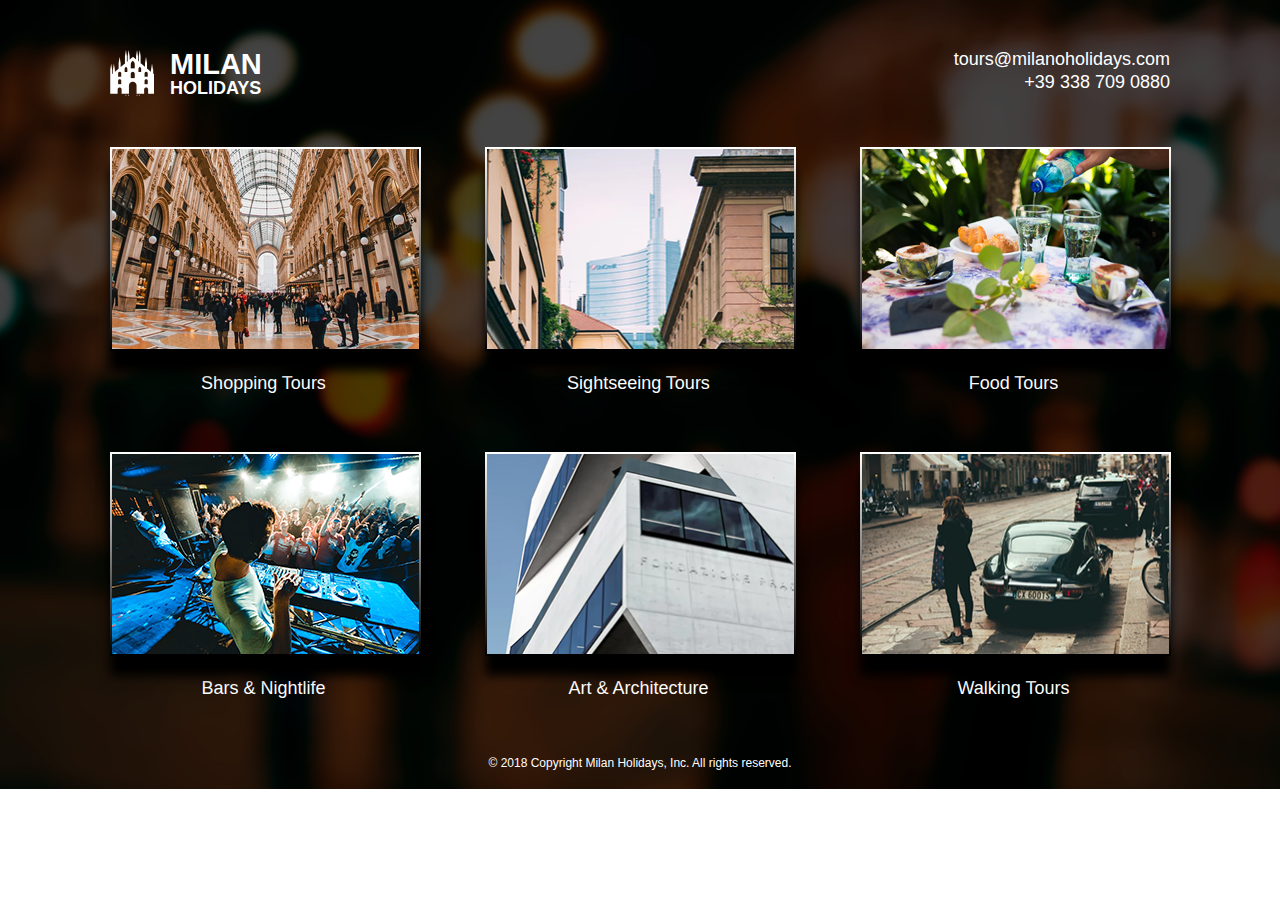
<file: work 1/index.html>
<!doctype html>
<html lang="en">
<head>
    <meta charset="UTF-8">
    <link rel="stylesheet" href="css/reset.css">
    <link rel="stylesheet" href="css/style.css">
    <title>first example</title>
</head>
<body>
<div class="main">
    <div class="container">
        <div class="header clearfix">
                <div class="header-logo-img-block">
                    <a href="#" class="header-logo-img-link">
                        <span class="header-logo-img"></span>
                        <p class="header-logo-title text-colored">milan</p>
                        <p class="header-logo-subtitle text-colored">holidays</p>
                    </a>
                </div>
            <div class="header-info">
                <p class="header-info-email">tours@milanoholidays.com</p>
                <p class="header-info-phone">+39 338 709 0880</p>
            </div>
         </div>
    <div class="main-content clearfix">
            <div class="main-image-list">
                <div class="main-image-list-content">
                    <a href="#" class="main-image-link">
                    <img src="img/main-image1.png" alt="Shopping Tours" class="main-picture">
                    </a>
                    <div class="hover-block clearfix">
                        <p class="hover-block-subtitle clearfix">from <br>
                            <span class="hover-block-title">&euro;50</span></p>
                        <a href="#" class="hover-block-details">view details</a>
                    </div>
                </div>
                <a href="#" class="main-image-link">
                    <span class="main-image-link-text">Shopping Tours</span>
                </a>
            </div>
            <div class="main-image-list">
                <div class="main-image-list-content">
                <a href="" class="main-image-link">
                    <img src="img/main-image2.png" alt="Sightseeing Tours" class="main-picture">
                </a>
                    <div class="hover-block clearfix">
                        <p class="hover-block-subtitle clearfix">from <br>
                            <span class="hover-block-title">&euro;50</span></p>
                        <a href="#" class="hover-block-details">view details</a>
                    </div>
                </div>
                <a href="#" class="main-image-link">
                    <span class="main-image-link-text">Sightseeing Tours</span>
                </a>
            </div>
            <div class="main-image-list">
                <div class="main-image-list-content">
                <a href="" class="main-image-link">
                    <img src="img/main-image3.png" alt="Food Tours" class="main-picture">
                </a>
                    <div class="hover-block clearfix">
                        <p class="hover-block-subtitle clearfix">from <br>
                            <span class="hover-block-title">&euro;50</span></p>
                        <a href="#" class="hover-block-details">view details</a>
                    </div>
                </div>
                <a href="#" class="main-image-link">
                    <span class="main-image-link-text">Food Tours</span>
                </a>
            </div>
            <div class="main-image-list">
                <div class="main-image-list-content">
                <a href="" class="main-image-link">
                    <img src="img/main-image4.png" alt="Bars & Nightlife" class="main-picture">
                </a>
                    <div class="hover-block clearfix">
                        <p class="hover-block-subtitle clearfix">from <br>
                            <span class="hover-block-title">&euro;50</span></p>
                        <a href="#" class="hover-block-details">view details</a>
                    </div>
                </div>
                <a href="#" class="main-image-link">
                    <span class="main-image-link-text">Bars & Nightlife</span>
                </a>
            </div>
            <div class="main-image-list">
                <div class="main-image-list-content">
                <a href="" class="main-image-link">
                    <img src="img/main-image5.png" alt="Art & Architecture" class="main-picture">
                </a>
                    <div class="hover-block clearfix">
                        <p class="hover-block-subtitle clearfix">from <br>
                            <span class="hover-block-title">&euro;50</span></p>
                        <a href="#" class="hover-block-details">view details</a>
                    </div>
                </div>
                <a href="#" class="main-image-link">
                    <span class="main-image-link-text">Art & Architecture</span>
                </a>
            </div>
            <div class="main-image-list">
                <div class="main-image-list-content">
                <a href="" class="main-image-link">
                    <img src="img/main-image6.png" alt="Walking Tours" class="main-picture">
                </a>
                    <div class="hover-block clearfix">
                        <p class="hover-block-subtitle clearfix">from <br>
                            <span class="hover-block-title">&euro;50</span></p>
                        <a href="#" class="hover-block-details">view details</a>
                    </div>
                </div>
                <a href="#" class="main-image-link">
                    <span class="main-image-link-text">Walking Tours</span>
                </a>
            </div>
        </div>
    <div class="footer">
            <div class="footer-description">
                <p class="footer-description-text">
                    &copy 2018 Copyright Milan Holidays, Inc. All rights reserved.
                </p>
            </div>
        </div>
    </div>
</div>
</body>
</html>
</file>
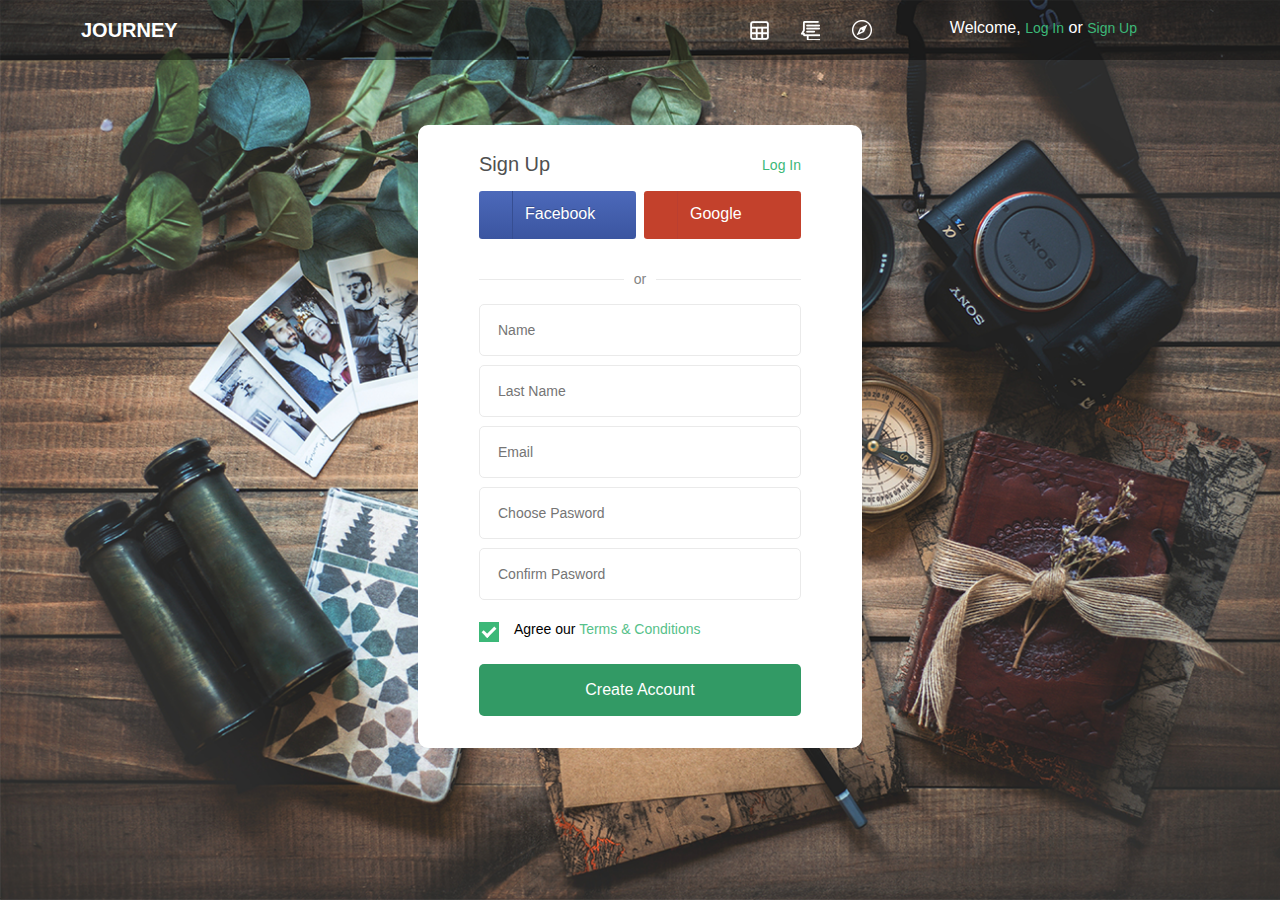
<file: work 2/index.html>
<!doctype html>
<html lang="en">
<head>
    <meta charset="UTF-8">
    <link rel="stylesheet" href="css/reset.css">
    <link rel="stylesheet" href="css/style.css">
    <title>second example</title>
</head>
<body>
<div class="header clearfix">
    <div class="left-side clearfix">
        <a class="left-side-title" href="#">JOURNEY</a>
    </div>
    <div class="right-side">
      <div class="right-side-login ">
            <p class="right-side-sign-up">Welcome, <a href="#" class="header-login">Log In</a> or <a href="#" class="header-login">Sign Up</a>
            </p>
        </div>
       <div class="right-side-sprites ">
            <a href="#" class="right-side-icon"></a>
            <a href="#" class="right-side-icon"></a>
            <a href="#" class="right-side-icon"></a>
        </div>   
    </div>
</div>
<div class="position">
    <div class="main-content">
       <div class="container">
        <div class="register-block clearfix">
           <h1 class="register-block-title">Sign Up</h1>
            <a href="#" class="register-block-subtitle">Log In</a>
        </div>
        <div class="register-buttons clearfix">
            <button class="loginBtn loginBtn--facebook ">
                    Facebook
            </button>
            <button class="loginBtn loginBtn--google">
                    Google
            </button>
        </div>
        <div class="spacer">
            <h3 class="grey-line">or</h3>
        </div>
        <form action="" class='register-form'>
            <input type="text" placeholder="Name" class='text-input'>
            <input type="text" placeholder="Last Name" class='text-input'>
            <input type="email" placeholder="Email" class='text-input'>
            <input type="password" placeholder="Choose Pasword" class='text-input'>
            <input type="password" placeholder="Confirm Pasword" class='text-input'>
            <label class="checkbox-label">Agree our <a href="#" class='checkbox-link'>Terms & Conditions</a>
                <input type="checkbox" checked="checked">
                <span class="checkmark"></span>
            </label>
            <input type="submit" value="Create Account" class='register-btn'>
        </form>
    </div>
</div>
    </div>

</body>
</html>
</file>
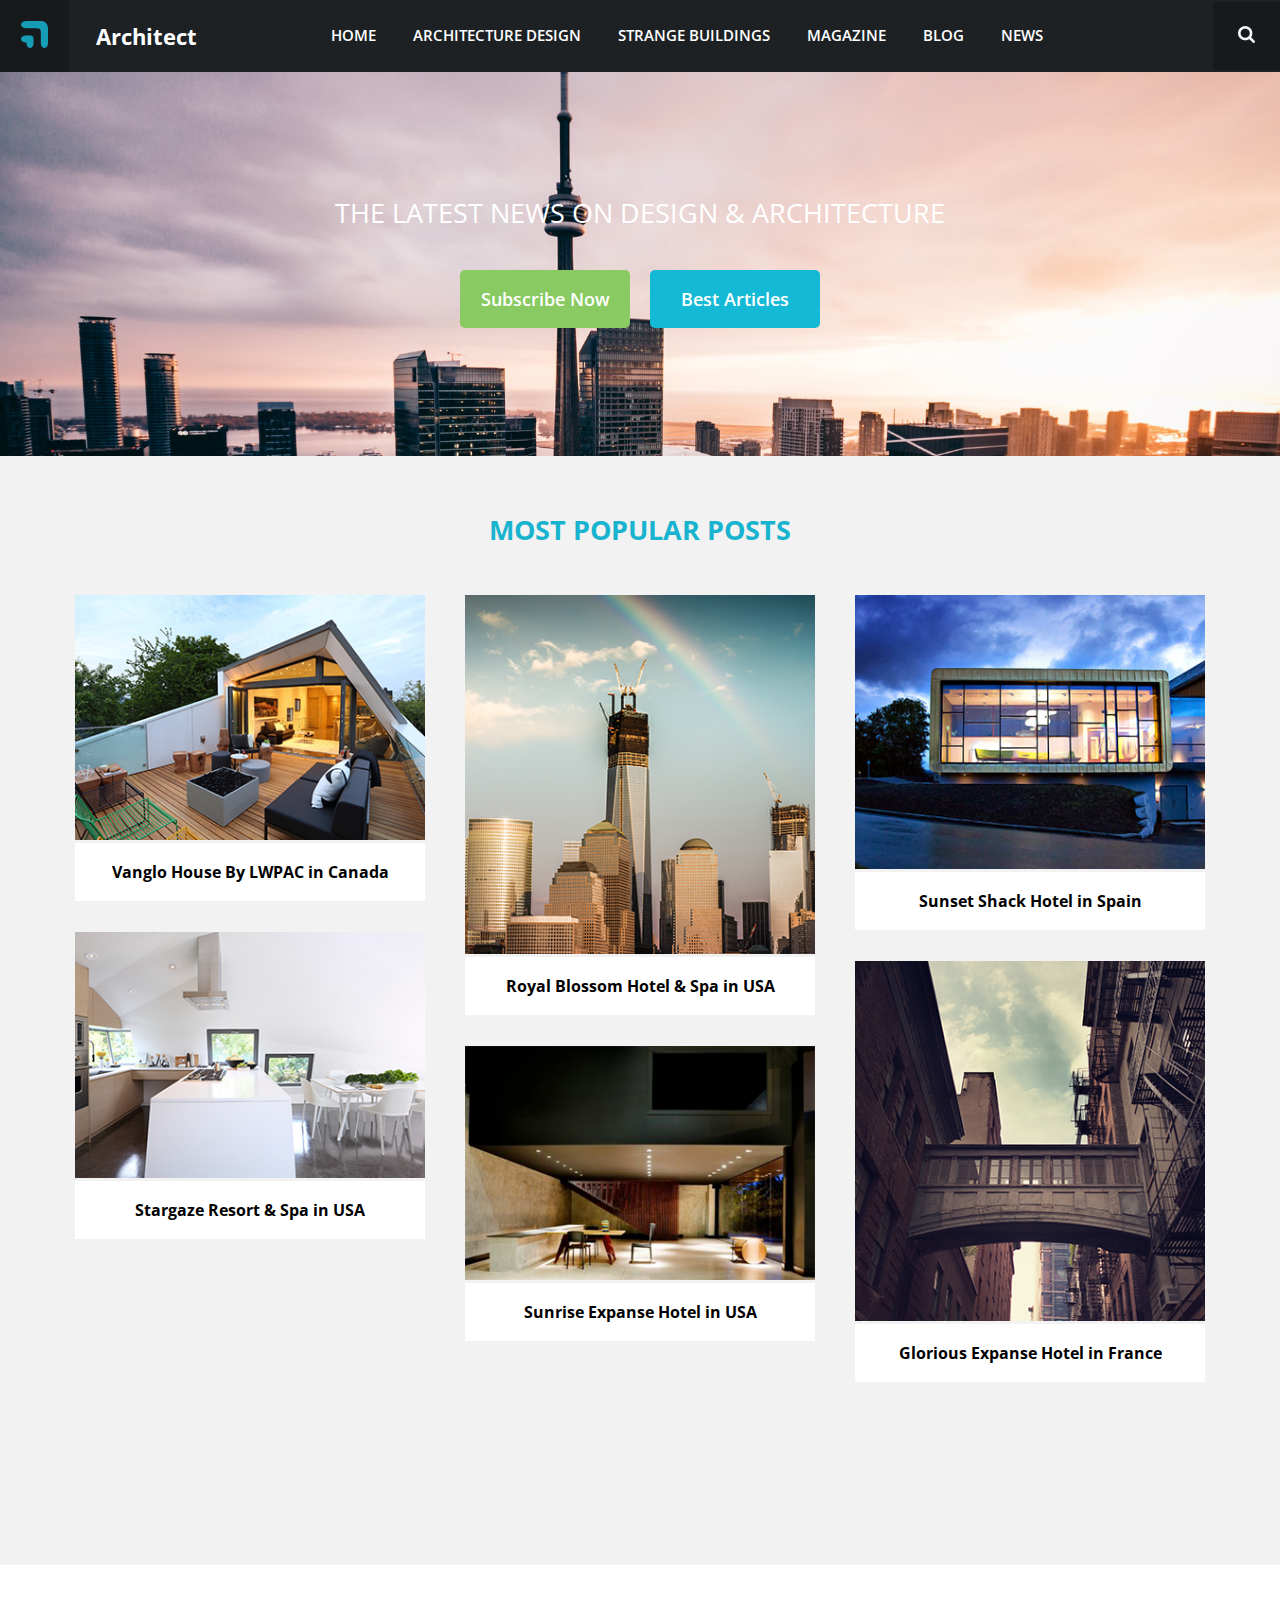
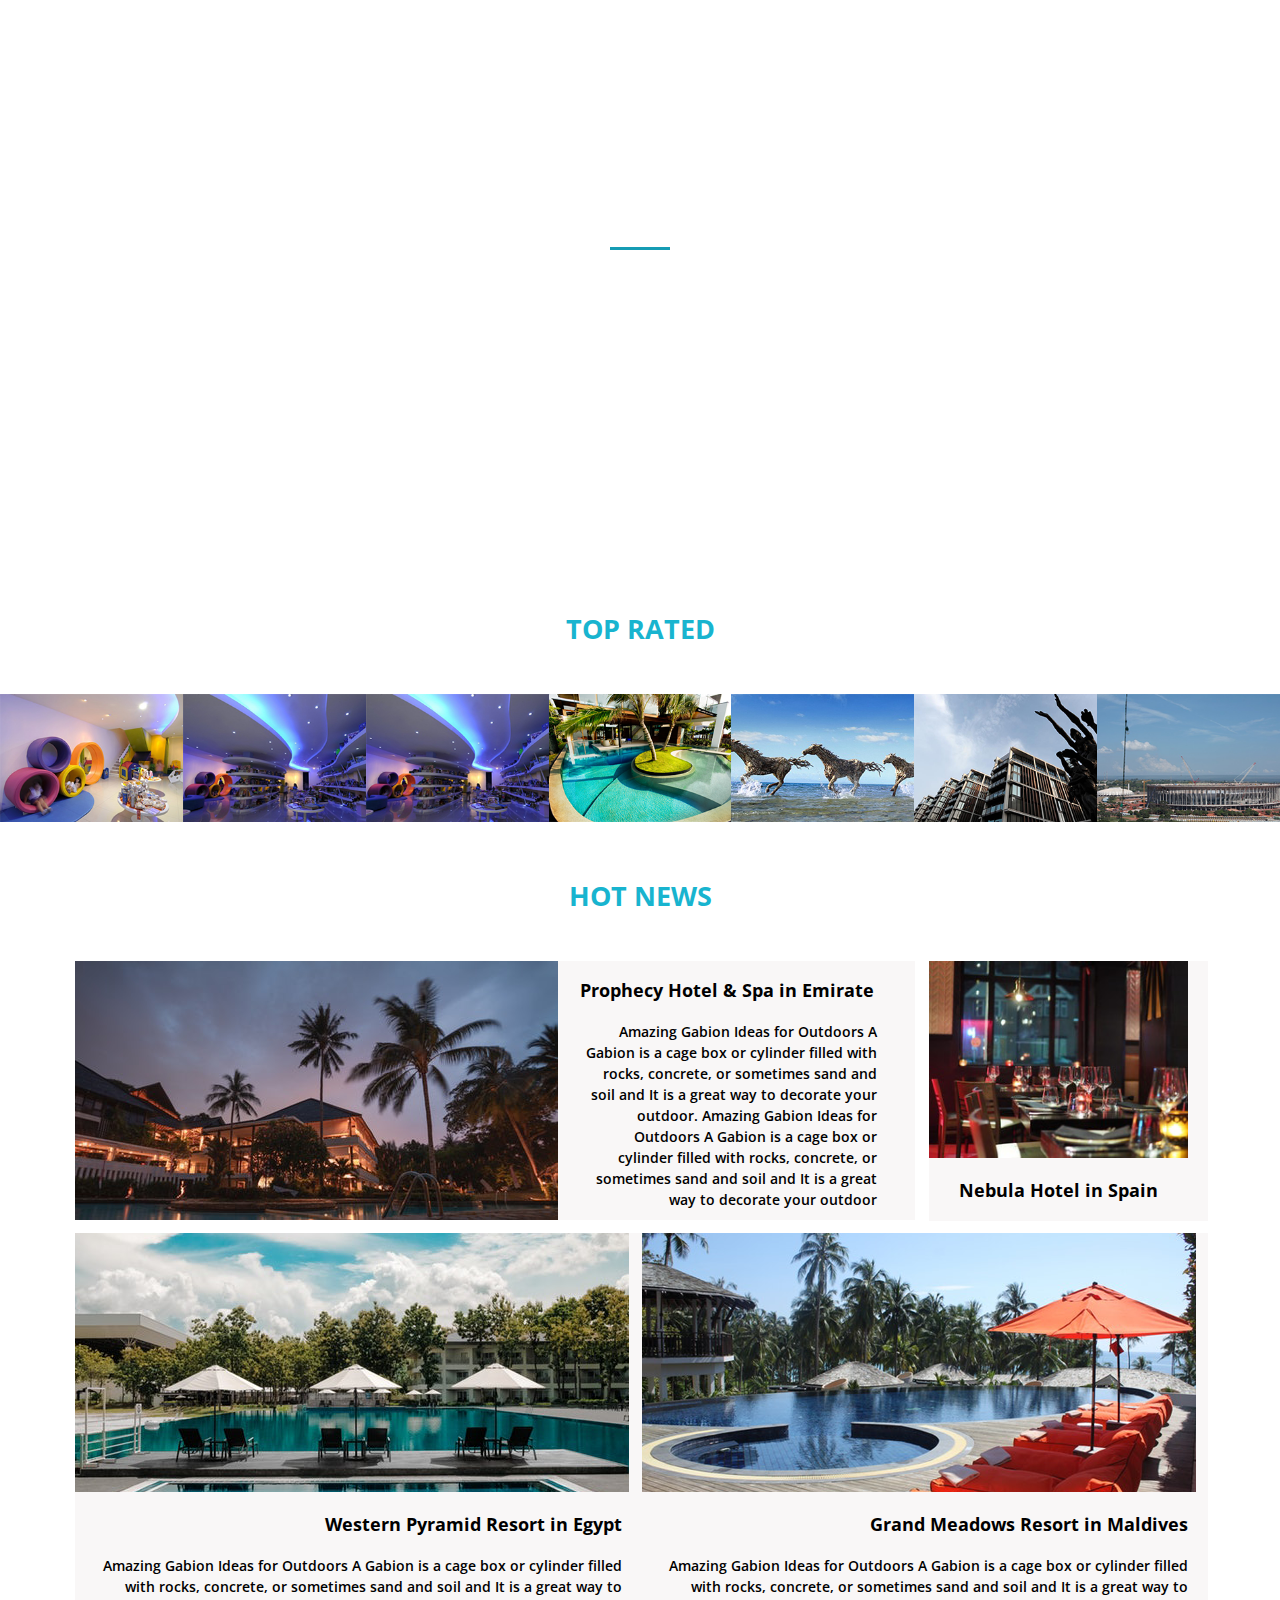
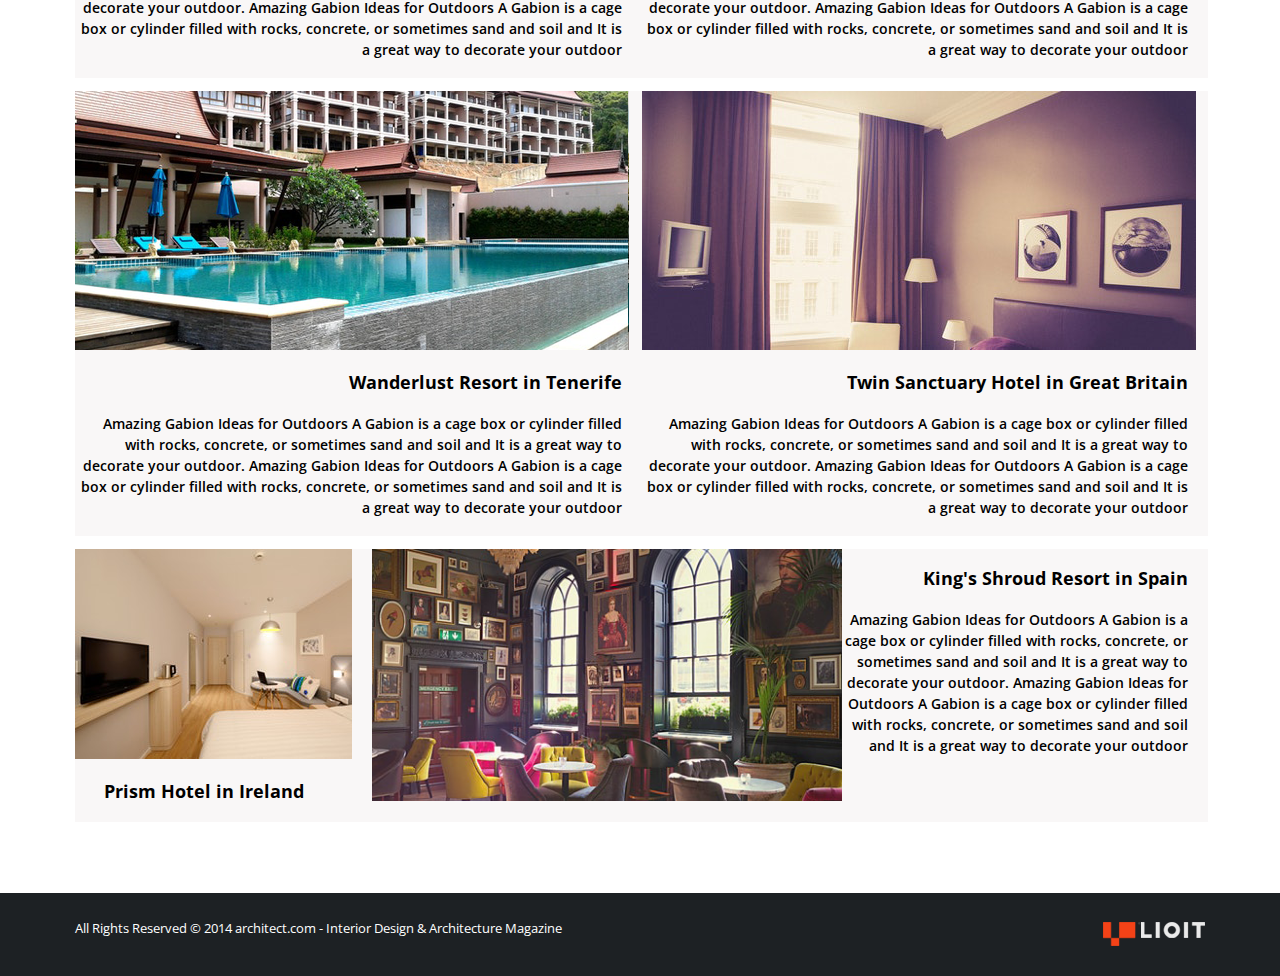
<file: work 3/index.html>
<!DOCTYPE html>
<html lang="en">

<head>
    <meta charset="UTF-8">
    <title>third example</title>
    <link rel="stylesheet" href="css/reset.css">
    <link rel="stylesheet" href="css/style.css">
</head>

<body>
    <header class="header">
        <div class="main-logo">
            <a href="#" class="logo-img">
                <img src="img/logo.png" alt="logo-img">
            </a>
            <h2 class="logo-img-title">Architect</h2>
        </div>
        <nav class="nav">
            <ul class="nav-list">
                <li class="nav-list-item"><a href="#" class="nav-list-link">home</a></li>
                <li class="nav-list-item"><a href="#" class="nav-list-link">Architecture design</a></li>
                <li class="nav-list-item"><a href="#" class="nav-list-link">Strange Buildings</a></li>
                <li class="nav-list-item"><a href="#" class="nav-list-link">MAGAZINE</a></li>
                <li class="nav-list-item"><a href="#" class="nav-list-link">BLOG</a></li>
                <li class="nav-list-item"><a href="#" class="nav-list-link">NEWS</a></li>
            </ul>
        </nav>
        <a href="#" class="header-search">
            <img src="img/search.png" alt="search-btn" class="search-btn">
        </a>
    </header>
    <section class="latest-news">
        <h1 class="latest-news-title">
            THE LATEST NEWS ON DESIGN & ARCHITECTURE
        </h1>
        <div class="latest-news-btns btn-flex">
            <a href="#" class="news-btn">Subscribe Now</a>
            <a href="#" class="news-btn">Best Articles</a>
        </div>
    </section>
    <section class="posts">
        <div class="container posts-flex">
                <div class="post-header">
                    <h2 class="popular-posts-title">most popular posts</h2>
                </div>
                <div class="popular-posts-box ">

                    <div class="popular-post">
                        <a href="#" class="popular-post-img">
                            <img src="img/post1.png" alt="#" class="popular-post-picture">
                        </a>
                        <p class="popular-post-desc">Vanglo House By LWPAC in Canada</p>
                    </div>

                    <div class="popular-post">
                        <a href="#" class="popular-post-img">
                            <img src="img/post4.png" alt="#" class="popular-post-picture">
                        </a>
                        <p class="popular-post-desc">Stargaze Resort & Spa in USA</p>
                    </div>
                    <div class="popular-post">
                        <a href="#" class="popular-post-img">
                            <img src="img/post2.png" alt="#" class="popular-post-picture">
                        </a>
                        <p class="popular-post-desc">Royal Blossom Hotel & Spa in USA</p>
                    </div>
                    <div class="popular-post">
                        <a href="#" class="popular-post-img">
                            <img src="img/post5.png" alt="#" class="popular-post-picture">
                        </a>
                        <p class="popular-post-desc">Sunrise Expanse Hotel in USA</p>
                    </div>
                    <div class="popular-post">
                        <a href="#" class="popular-post-img">
                            <img src="img/post3.png" alt="#" class="popular-post-picture">
                        </a>
                        <p class="popular-post-desc">Sunset Shack Hotel in Spain</p>
                    </div>

                    <div class="popular-post">
                        <a href="#" class="popular-post-img">
                            <img src="img/post6.png" alt="#" class="popular-post-picture">
                        </a>
                        <p class="popular-post-desc">Glorious Expanse Hotel in France</p>
                    </div>
            </div>
        </div>
    </section>
    <section class="our-clients">
        <div class="our-clients-block">
        <h1 class="our-clients-title">our most popular clients</h1>
        </div>
        <div class="our-clients-logo">
            <div class="client-block">
            <img src="img/our-client1.png" alt="client" class="client-logo">
            </div>
            <div class="client-block">
                <img src="img/our-client2.png" alt="client" class="client-logo">
            </div>
            <div class="client-block">
                <img src="img/our-client3.png" alt="client" class="client-logo">
            </div>
            <div class="client-block">
                <img src="img/our-client4.png" alt="client" class="client-logo">
            </div>
        </div>
    </section>
    <section class="top-rated">
            <div class="post-header">
            <h2 class="popular-posts-title">Top rated</h2>
            </div>
            <div class="top-rated-block">
                <img src="img/latest-post1.png" alt="" class="top-rated-img">
                <img src="img/latest-post2.png" alt="" class="top-rated-img">
                <img src="img/latest-post3.png" alt="" class="top-rated-img">
                <img src="img/latest-post4.png" alt="" class="top-rated-img">
                <img src="img/latest-post5.png" alt="" class="top-rated-img">
                <img src="img/latest-post6.png" alt="" class="top-rated-img">
                <img src="img/latest-post7.png" alt="" class="top-rated-img">
            </div>

    </section>
    <section class="hot-news">
        <div class="container">
            <div class="post-header">
                <h2 class="popular-posts-title">hot news</h2>
            </div>
           <div class="news-block">
               <div class="news-item item1">
                   <img src="img/news1.png" alt="news-img" class="item1-img">
                   <div class="item1-text">
                   <h4 class="item-text ">Prophecy Hotel & Spa in Emirate</h4>
                   <p class="item-subtext ">Amazing Gabion Ideas for Outdoors A Gabion is a cage box or cylinder filled
                       with rocks, concrete, or sometimes sand and soil and It is a great way to decorate your outdoor.
                       Amazing Gabion Ideas for Outdoors A Gabion is a cage box or cylinder filled with rocks, concrete,
                       or sometimes sand and soil and It is a great way to decorate your outdoor</p>
                 </div>
               </div>
               <div class="news-item item2">
                   <img src="img/news2.png" alt="news-img" class="item2-img">
                   <h4 class="item-text ">Nebula Hotel in Spain</h4>
               </div>
               <div class="news-item item3">
                   <img src="img/news3.png" alt="news-img" class="item3-img">

                   <h4 class="item-text">Western Pyramid Resort in Egypt</h4>
                   <p class="item-subtext">Amazing Gabion Ideas for Outdoors A Gabion is a cage box or cylinder filled
                       with rocks, concrete, or sometimes sand and soil and It is a great way to decorate your outdoor.
                       Amazing Gabion Ideas for Outdoors A Gabion is a cage box or cylinder filled with rocks, concrete,
                       or sometimes sand and soil and It is a great way to decorate your outdoor</p>
               </div>
               <div class="news-item item4">
                   <img src="img/news4.png" alt="news-img" class="item4-img">
                   <h4 class="item-text">Grand Meadows Resort in Maldives</h4>
                   <p class="item-subtext">Amazing Gabion Ideas for Outdoors A Gabion is a cage box or cylinder filled
                       with rocks, concrete, or sometimes sand and soil and It is a great way to decorate your outdoor.
                       Amazing Gabion Ideas for Outdoors A Gabion is a cage box or cylinder filled with rocks, concrete,
                       or sometimes sand and soil and It is a great way to decorate your outdoor</p>
               </div>
               <div class="news-item item5">
                   <img src="img/news5.png" alt="news-img" class="item5-img">
                   <h4 class="item-text">Wanderlust Resort in Tenerife</h4>
                   <p class="item-subtext">Amazing Gabion Ideas for Outdoors A Gabion is a cage box or cylinder filled
                       with rocks, concrete, or sometimes sand and soil and It is a great way to decorate your outdoor.
                       Amazing Gabion Ideas for Outdoors A Gabion is a cage box or cylinder filled with rocks, concrete,
                       or sometimes sand and soil and It is a great way to decorate your outdoor</p>
               </div>
               <div class="news-item item6">
                   <img src="img/news6.png" alt="news-img" class="item6-img">
                   <h4 class="item-text">Twin Sanctuary Hotel in Great Britain</h4>
                   <p class="item-subtext">Amazing Gabion Ideas for Outdoors A Gabion is a cage box or cylinder filled
                       with rocks, concrete, or sometimes sand and soil and It is a great way to decorate your outdoor.
                       Amazing Gabion Ideas for Outdoors A Gabion is a cage box or cylinder filled with rocks, concrete,
                       or sometimes sand and soil and It is a great way to decorate your outdoor</p>
               </div>
                   <div class="news-item item7">
                       <img src="img/news7.png" alt="news-img" class="item7-img">
                       <h4 class="item-text">Prism Hotel in Ireland</h4>
                   </div>
               <div class="news-item item8">
                   <img src="img/news8.png" alt="news-img" class="item8-img">
                   <div class="item9-text">
                   <h4 class="item-text">King's Shroud Resort in Spain</h4>
                   <p class="item-subtext">Amazing Gabion Ideas for Outdoors A Gabion is a cage box or cylinder filled
                       with rocks, concrete, or sometimes sand and soil and It is a great way to decorate your outdoor.
                       Amazing Gabion Ideas for Outdoors A Gabion is a cage box or cylinder filled with rocks, concrete,
                       or sometimes sand and soil and It is a great way to decorate your outdoor</p>
                    </div>
                </div>
           </div>
        </div>

    </section>
    <footer class="footer">
        <div class="container">
            <div class="footer-box">
            <p class="footer-author"> All Rights Reserved &copy 2014  architect.com - Interior Design & Architecture Magazine</p>
            <div class="footer-logo">
                <a href="#" class="footer-logo-link"><img src="img/footer-logo.png" alt="footer-logo"></a>
                <a href="#" class="footer-logo-link"><img src="img/footer-logo-title.png" alt="title"></a>
            </div>
            </div>
        </div>
    </footer>
</body>

</html>
</file>
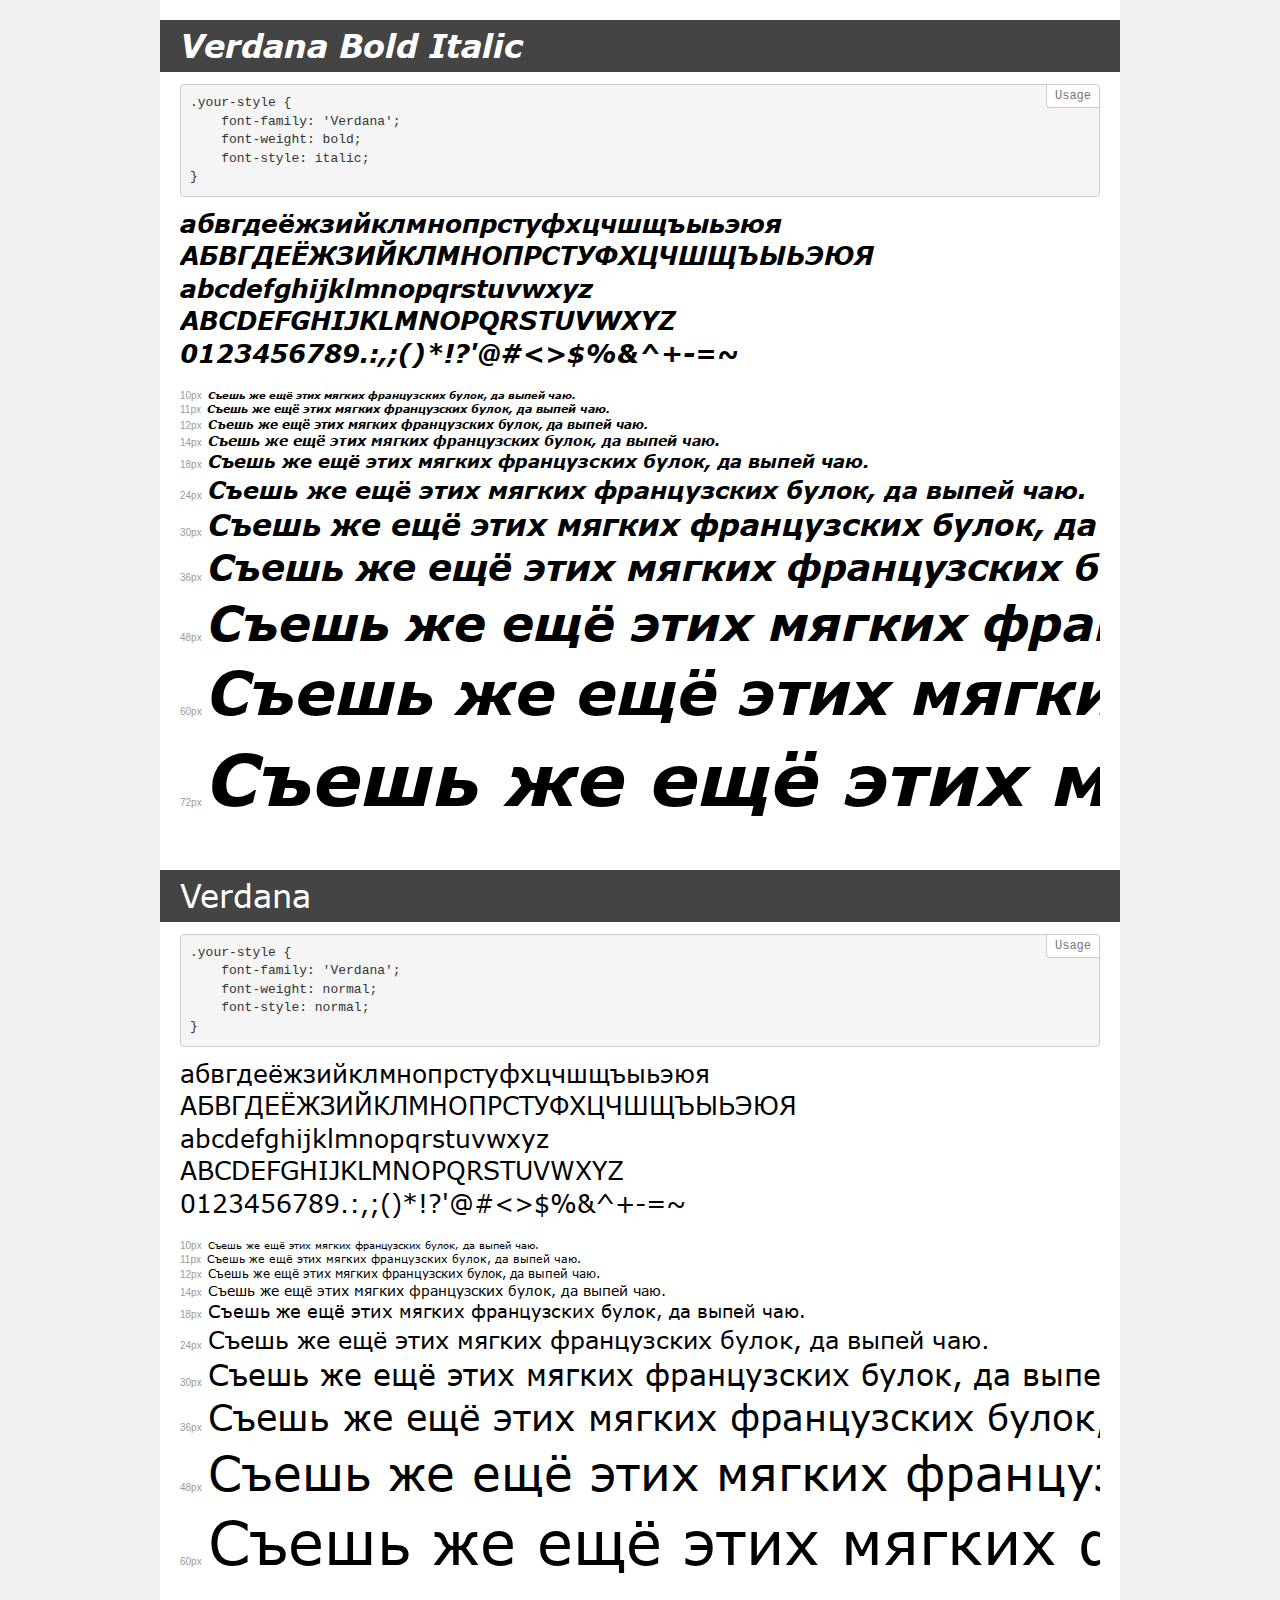
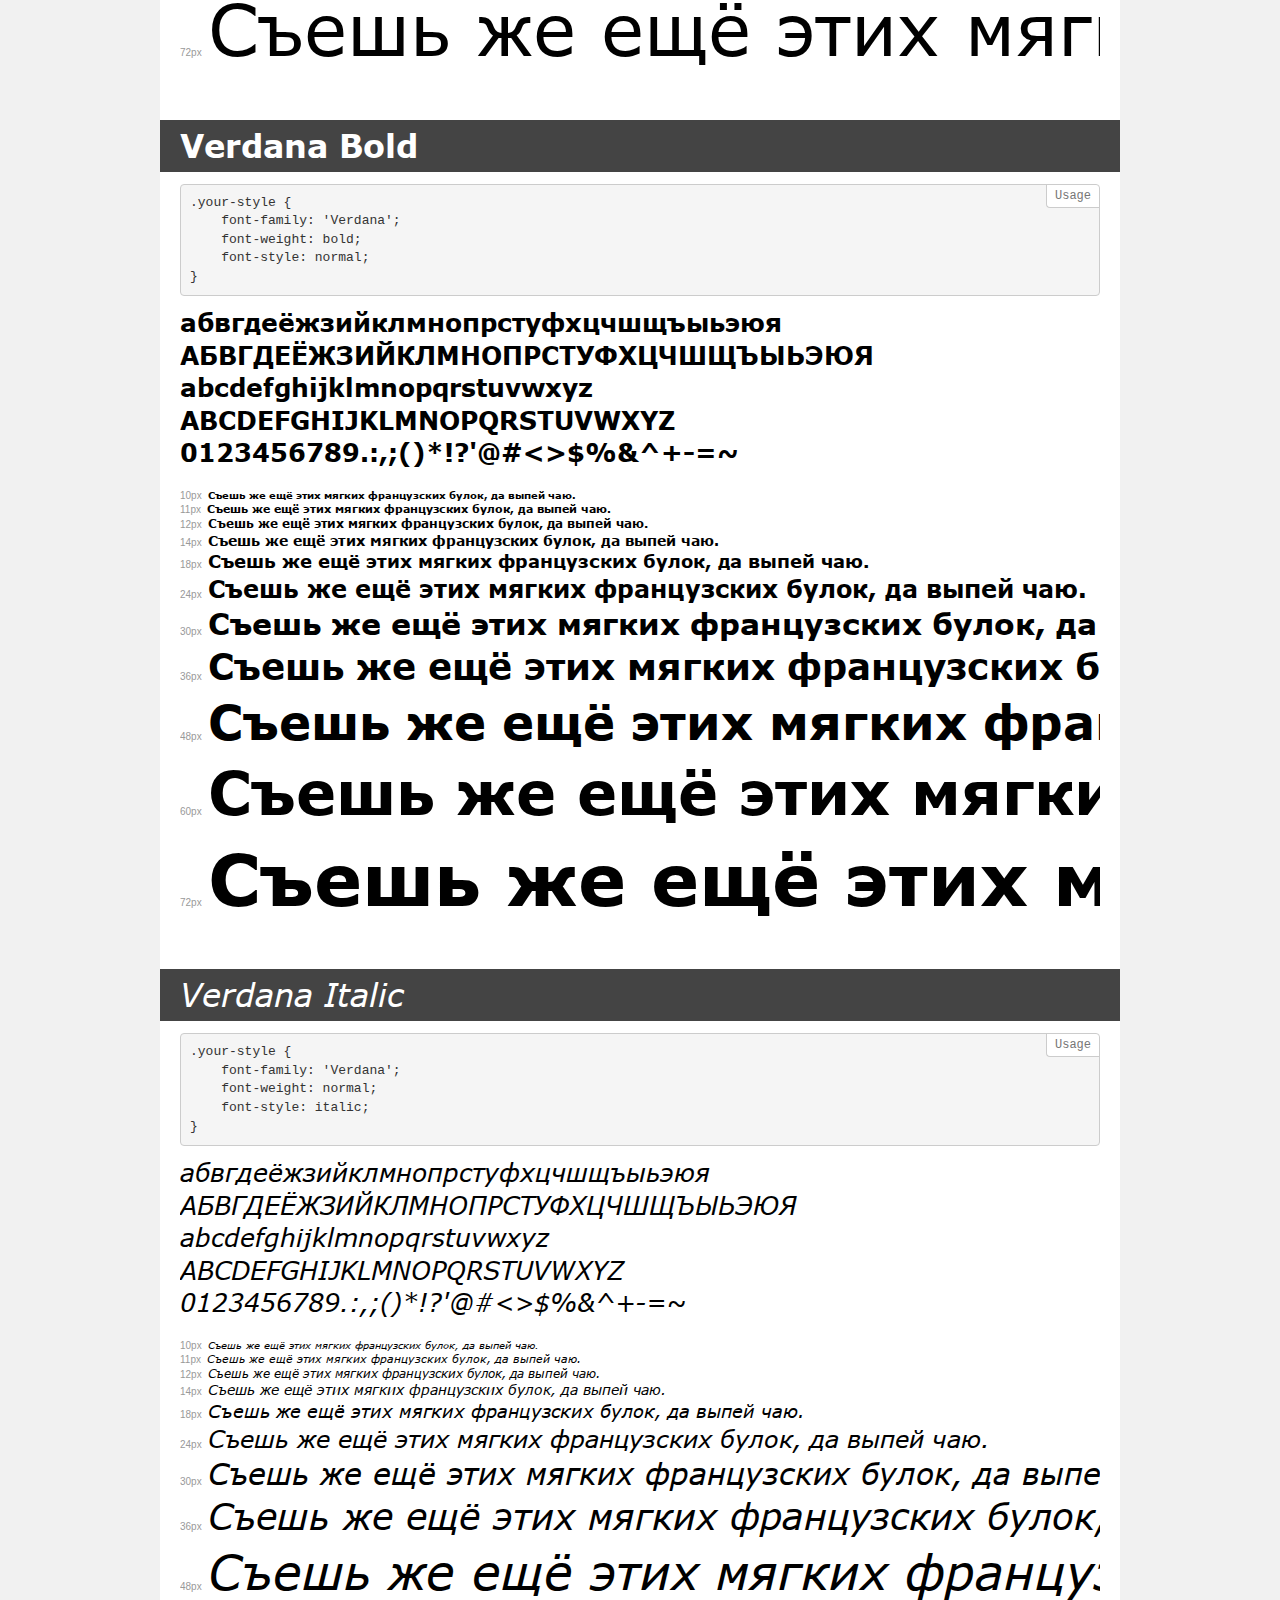
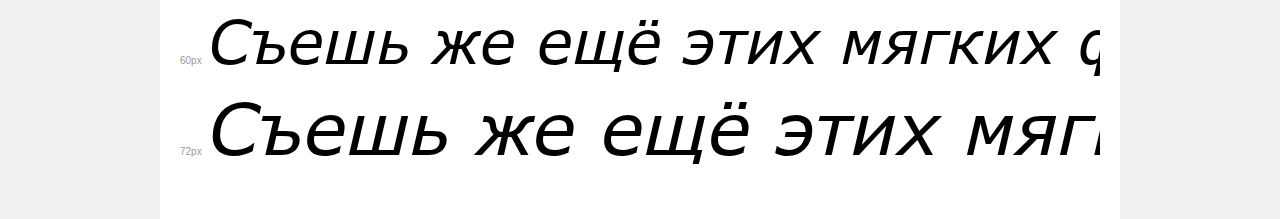
<file: work 2/fonts/Verdana/demo.html>
<!DOCTYPE html>
<html>
<head>
	<meta charset="utf-8">
	<meta http-equiv="X-UA-Compatible" content="IE=edge">
	<meta name="viewport" content="width=device-width, initial-scale=1">
	<meta name="robots" content="noindex, noarchive">
	<title>Transfonter demo</title>
	<link href="stylesheet.css" rel="stylesheet">
	<style>
		/*
		http://meyerweb.com/eric/tools/css/reset/
		v2.0 | 20110126
		License: none (public domain)
		*/
		html, body, div, span, applet, object, iframe,
		h1, h2, h3, h4, h5, h6, p, blockquote, pre,
		a, abbr, acronym, address, big, cite, code,
		del, dfn, em, img, ins, kbd, q, s, samp,
		small, strike, strong, sub, sup, tt, var,
		b, u, i, center,
		dl, dt, dd, ol, ul, li,
		fieldset, form, label, legend,
		table, caption, tbody, tfoot, thead, tr, th, td,
		article, aside, canvas, details, embed,
		figure, figcaption, footer, header, hgroup,
		menu, nav, output, ruby, section, summary,
		time, mark, audio, video {
			margin: 0;
			padding: 0;
			border: 0;
			font-size: 100%;
			font: inherit;
			vertical-align: baseline;
		}
		/* HTML5 display-role reset for older browsers */
		article, aside, details, figcaption, figure,
		footer, header, hgroup, menu, nav, section {
			display: block;
		}
		body {
			line-height: 1;
		}
		ol, ul {
			list-style: none;
		}
		blockquote, q {
			quotes: none;
		}
		blockquote:before, blockquote:after,
		q:before, q:after {
			content: '';
			content: none;
		}
		table {
			border-collapse: collapse;
			border-spacing: 0;
		}
		/* common styles */
		body {
			background: #f1f1f1;
			color: #000;
		}
		.page {
			background: #fff;
			width: 920px;
			margin: 0 auto;
			padding: 20px 20px 0 20px;
			overflow: hidden;
		}
		.font-container {
			overflow-x: auto;
			overflow-y: hidden;
			margin-bottom: 40px;
			line-height: 1.3;
			white-space: nowrap;
			padding-bottom: 5px;
		}
		h1 {
			position: relative;
			background: #444;
			font-size: 32px;
			color: #fff;
			padding: 10px 20px;
			margin: 0 -20px 12px -20px;
		}
		.letters {
			font-size: 25px;
			margin-bottom: 20px;
		}
		.s10:before {
			content: '10px';
		}
		.s11:before {
			content: '11px';
		}
		.s12:before {
			content: '12px';
		}
		.s14:before {
			content: '14px';
		}
		.s18:before {
			content: '18px';
		}
		.s24:before {
			content: '24px';
		}
		.s30:before {
			content: '30px';
		}
		.s36:before {
			content: '36px';
		}
		.s48:before {
			content: '48px';
		}
		.s60:before {
			content: '60px';
		}
		.s72:before {
			content: '72px';
		}
		.s10:before, .s11:before, .s12:before, .s14:before,
		.s18:before, .s24:before, .s30:before, .s36:before,
		.s48:before, .s60:before, .s72:before {
			font-family: Arial, sans-serif;
			font-size: 10px;
			font-weight: normal;
			font-style: normal;
			color: #999;
			padding-right: 6px;
		}
		pre {
			display: block;
			position: relative;
			padding: 9px;
			margin: 0 0 10px;
			font-family: Monaco, Menlo, Consolas, "Courier New", monospace !important;
			font-size: 13px;
			line-height: 1.428571429;
			color: #333;
			font-weight: normal !important;
			font-style: normal !important;
			background-color: #f5f5f5;
			border: 1px solid #ccc;
			overflow-x: auto;
			border-radius: 4px;
		}
		pre:after {
			display: block;
			position: absolute;
			right: 0;
			top: 0;
			content: 'Usage';
			line-height: 1;
			padding: 5px 8px;
			font-size: 12px;
			color: #767676;
			background-color: #fff;
			border: 1px solid #ccc;
			border-right: none;
			border-top: none;
			border-radius: 0 4px 0 4px;
			z-index: 10;
		}
		/* responsive */
		@media (max-width: 959px) {
			.page {
				width: auto;
				margin: 0;
			}
		}
	</style>
</head>
<body>
<div class="page">
	<div class="demo" style="font-family: 'Verdana'; font-weight: bold; font-style: italic;">
		<h1>Verdana Bold Italic</h1>
		<pre>.your-style {
    font-family: 'Verdana';
    font-weight: bold;
    font-style: italic;
}</pre>
		<div class="font-container">
			<p class="letters">
				абвгдеёжзийклмнопрстуфхцчшщъыьэюя <br />
				АБВГДЕЁЖЗИЙКЛМНОПРСТУФХЦЧШЩЪЫЬЭЮЯ <br />
				abcdefghijklmnopqrstuvwxyz <br />
				ABCDEFGHIJKLMNOPQRSTUVWXYZ <br />				0123456789.:,;()*!?'@#<>$%&^+-=~
			</p>
			<p class="s10" style="font-size: 10px;">Съешь же ещё этих мягких французских булок, да выпей чаю.</p>
			<p class="s11" style="font-size: 11px;">Съешь же ещё этих мягких французских булок, да выпей чаю.</p>
			<p class="s12" style="font-size: 12px;">Съешь же ещё этих мягких французских булок, да выпей чаю.</p>
			<p class="s14" style="font-size: 14px;">Съешь же ещё этих мягких французских булок, да выпей чаю.</p>
			<p class="s18" style="font-size: 18px;">Съешь же ещё этих мягких французских булок, да выпей чаю.</p>
			<p class="s24" style="font-size: 24px;">Съешь же ещё этих мягких французских булок, да выпей чаю.</p>
			<p class="s30" style="font-size: 30px;">Съешь же ещё этих мягких французских булок, да выпей чаю.</p>
			<p class="s36" style="font-size: 36px;">Съешь же ещё этих мягких французских булок, да выпей чаю.</p>
			<p class="s48" style="font-size: 48px;">Съешь же ещё этих мягких французских булок, да выпей чаю.</p>
			<p class="s60" style="font-size: 60px;">Съешь же ещё этих мягких французских булок, да выпей чаю.</p>
			<p class="s72" style="font-size: 72px;">Съешь же ещё этих мягких французских булок, да выпей чаю.</p>
		</div>
	</div>
	<div class="demo" style="font-family: 'Verdana'; font-weight: normal; font-style: normal;">
		<h1>Verdana</h1>
		<pre>.your-style {
    font-family: 'Verdana';
    font-weight: normal;
    font-style: normal;
}</pre>
		<div class="font-container">
			<p class="letters">
				абвгдеёжзийклмнопрстуфхцчшщъыьэюя <br />
				АБВГДЕЁЖЗИЙКЛМНОПРСТУФХЦЧШЩЪЫЬЭЮЯ <br />
				abcdefghijklmnopqrstuvwxyz <br />
				ABCDEFGHIJKLMNOPQRSTUVWXYZ <br />				0123456789.:,;()*!?'@#<>$%&^+-=~
			</p>
			<p class="s10" style="font-size: 10px;">Съешь же ещё этих мягких французских булок, да выпей чаю.</p>
			<p class="s11" style="font-size: 11px;">Съешь же ещё этих мягких французских булок, да выпей чаю.</p>
			<p class="s12" style="font-size: 12px;">Съешь же ещё этих мягких французских булок, да выпей чаю.</p>
			<p class="s14" style="font-size: 14px;">Съешь же ещё этих мягких французских булок, да выпей чаю.</p>
			<p class="s18" style="font-size: 18px;">Съешь же ещё этих мягких французских булок, да выпей чаю.</p>
			<p class="s24" style="font-size: 24px;">Съешь же ещё этих мягких французских булок, да выпей чаю.</p>
			<p class="s30" style="font-size: 30px;">Съешь же ещё этих мягких французских булок, да выпей чаю.</p>
			<p class="s36" style="font-size: 36px;">Съешь же ещё этих мягких французских булок, да выпей чаю.</p>
			<p class="s48" style="font-size: 48px;">Съешь же ещё этих мягких французских булок, да выпей чаю.</p>
			<p class="s60" style="font-size: 60px;">Съешь же ещё этих мягких французских булок, да выпей чаю.</p>
			<p class="s72" style="font-size: 72px;">Съешь же ещё этих мягких французских булок, да выпей чаю.</p>
		</div>
	</div>
	<div class="demo" style="font-family: 'Verdana'; font-weight: bold; font-style: normal;">
		<h1>Verdana Bold</h1>
		<pre>.your-style {
    font-family: 'Verdana';
    font-weight: bold;
    font-style: normal;
}</pre>
		<div class="font-container">
			<p class="letters">
				абвгдеёжзийклмнопрстуфхцчшщъыьэюя <br />
				АБВГДЕЁЖЗИЙКЛМНОПРСТУФХЦЧШЩЪЫЬЭЮЯ <br />
				abcdefghijklmnopqrstuvwxyz <br />
				ABCDEFGHIJKLMNOPQRSTUVWXYZ <br />				0123456789.:,;()*!?'@#<>$%&^+-=~
			</p>
			<p class="s10" style="font-size: 10px;">Съешь же ещё этих мягких французских булок, да выпей чаю.</p>
			<p class="s11" style="font-size: 11px;">Съешь же ещё этих мягких французских булок, да выпей чаю.</p>
			<p class="s12" style="font-size: 12px;">Съешь же ещё этих мягких французских булок, да выпей чаю.</p>
			<p class="s14" style="font-size: 14px;">Съешь же ещё этих мягких французских булок, да выпей чаю.</p>
			<p class="s18" style="font-size: 18px;">Съешь же ещё этих мягких французских булок, да выпей чаю.</p>
			<p class="s24" style="font-size: 24px;">Съешь же ещё этих мягких французских булок, да выпей чаю.</p>
			<p class="s30" style="font-size: 30px;">Съешь же ещё этих мягких французских булок, да выпей чаю.</p>
			<p class="s36" style="font-size: 36px;">Съешь же ещё этих мягких французских булок, да выпей чаю.</p>
			<p class="s48" style="font-size: 48px;">Съешь же ещё этих мягких французских булок, да выпей чаю.</p>
			<p class="s60" style="font-size: 60px;">Съешь же ещё этих мягких французских булок, да выпей чаю.</p>
			<p class="s72" style="font-size: 72px;">Съешь же ещё этих мягких французских булок, да выпей чаю.</p>
		</div>
	</div>
	<div class="demo" style="font-family: 'Verdana'; font-weight: normal; font-style: italic;">
		<h1>Verdana Italic</h1>
		<pre>.your-style {
    font-family: 'Verdana';
    font-weight: normal;
    font-style: italic;
}</pre>
		<div class="font-container">
			<p class="letters">
				абвгдеёжзийклмнопрстуфхцчшщъыьэюя <br />
				АБВГДЕЁЖЗИЙКЛМНОПРСТУФХЦЧШЩЪЫЬЭЮЯ <br />
				abcdefghijklmnopqrstuvwxyz <br />
				ABCDEFGHIJKLMNOPQRSTUVWXYZ <br />				0123456789.:,;()*!?'@#<>$%&^+-=~
			</p>
			<p class="s10" style="font-size: 10px;">Съешь же ещё этих мягких французских булок, да выпей чаю.</p>
			<p class="s11" style="font-size: 11px;">Съешь же ещё этих мягких французских булок, да выпей чаю.</p>
			<p class="s12" style="font-size: 12px;">Съешь же ещё этих мягких французских булок, да выпей чаю.</p>
			<p class="s14" style="font-size: 14px;">Съешь же ещё этих мягких французских булок, да выпей чаю.</p>
			<p class="s18" style="font-size: 18px;">Съешь же ещё этих мягких французских булок, да выпей чаю.</p>
			<p class="s24" style="font-size: 24px;">Съешь же ещё этих мягких французских булок, да выпей чаю.</p>
			<p class="s30" style="font-size: 30px;">Съешь же ещё этих мягких французских булок, да выпей чаю.</p>
			<p class="s36" style="font-size: 36px;">Съешь же ещё этих мягких французских булок, да выпей чаю.</p>
			<p class="s48" style="font-size: 48px;">Съешь же ещё этих мягких французских булок, да выпей чаю.</p>
			<p class="s60" style="font-size: 60px;">Съешь же ещё этих мягких французских булок, да выпей чаю.</p>
			<p class="s72" style="font-size: 72px;">Съешь же ещё этих мягких французских булок, да выпей чаю.</p>
		</div>
	</div>
</div>
</body>
</html>
</file>
<file: work 1/css/style.css>
.container{
    width: 1060px;
    margin: 0 auto;
}

.clearfix::after{
    content: '';
    clear: both;
    display: table;
}

.main{
    background-image: url(../img/background.png) ;
    background-repeat: no-repeat;
    background-position: center;
    background-size: cover;
}

/*HEADER*/

.header{
    padding-top: 50px;
    margin-bottom: 50px;
}


.header-logo-link{
    float: left;
    text-decoration: none;
}

.header-logo-title{
    text-decoration: none;
    text-transform: uppercase;
    color: #ffffff;
    font-family: Arial, "Helvetica Neue", Helvetica, sans-serif;
    font-size: 29px;
    font-weight: 600;
    margin-left: 60px;
}

.header-logo-img{
    background-image: url(../img/logo.png);
   height:46px;
    width: 44px;
    float: left;
    text-decoration: none;
}

.header-logo-img-link{
    text-decoration: none;
    float: left;
}

.header-logo-img-link:hover .header-logo-img{
    background-image: url(../img/logo-hover.png);
}

.header-logo-img-block:hover .text-colored{
    color: #f26522;
}

.header-logo-subtitle{
    text-decoration: none;
    font-family: Arial, "Helvetica Neue", Helvetica, sans-serif;
    color: #ffffff;
    font-size: 18px;
    font-weight: 600;
    text-transform: uppercase;
    margin-left: 60px;
}

.text-colored:hover{
    color: #f26522;
}

.header-info{
    float: right;
}

.header-info-email{
    color: #ffffff;
    text-align: right;
    font-family: Arial, "Helvetica Neue", Helvetica, sans-serif;
    font-size: 18px;
    margin-bottom: 5px;
}

.header-info-phone{
    color: #ffffff;
    text-align: right;
    font-family: Arial, "Helvetica Neue", Helvetica, sans-serif;
    font-size: 18px;
}

/*MAIN CONTENT*/

.main-picture{
    width: 307px;
    height: 200px;
    margin-bottom: 20px;
    box-shadow: 0 20px 10px #000000;
    border-width: 2px ;
    border-style: solid;
    border-image: linear-gradient(to bottom,#ffffff,#000000) 1;
}

.main-image-list{
    display: block;
    float: left;
    width: 307px;
    margin-right: 68px;
    margin-bottom: 60px;
    text-align: center;
    box-sizing: border-box;
}

.main-image-list-content{
    position: relative;
}

.main-image-list:nth-child(3){
    float: right;
    margin-right: 3px;
}

.main-image-list:nth-child(6){
    float: right;
    margin-right: 3px;
}

.main-image-link{
    text-decoration: none;
    color: #ffffff;
    text-align: center;
    box-sizing: border-box;
}

.main-image-link-text{
    font-size: 18px;
    font-family: Arial, "Helvetica Neue", Helvetica, sans-serif;
}

.hover-block{
    position: absolute;
    height: 63px;
    width: 311px;
    background-color: #f26522;
    opacity: 0;
    bottom: 20px;
}

.hover-block-subtitle{
    color: #ffffff;
    font-family: Arial, "Helvetica Neue", Helvetica, sans-serif;
    font-size: 10px;
    float: left;
    margin-left: 14px;
    margin-top: 16px;
}

.hover-block-title{
    color: #ffffff;
    text-transform: uppercase;
    font-size: 20px;
    float: left;
    font-family: Arial, "Helvetica Neue", Helvetica, sans-serif;
    margin-left: 15px;
    margin-top: 7px;
}

.hover-block-details{
    float: right;
    text-transform: capitalize;
    color: #ffffff;
    margin-right: 18px;
    font-family: Arial, "Helvetica Neue", Helvetica, sans-serif;
    text-decoration: none;
    margin-top: 35px;
}

.hover-block-details::after{
    content: "\203A";
    margin-left: 15px;
}

.main-image-list:hover .hover-block{
    opacity: 1;
}

.main-image-list:hover .main-image-link{
    color: #f26522;
}



/*FOOTER*/

.footer-description{
    padding-bottom: 20px;
    text-align: center;
}

.footer-description-text{
    color: #ffffff;
    font-size: 12px;
    font-family: Arial, "Helvetica Neue", Helvetica, sans-serif;
}
</file>
<file: work 2/css/style.css>
body{
    background-image: url(../img/main-bg.png);
    min-height: 100vh;
    background-repeat: no-repeat;
    background-size: cover;
   
}

@font-face {
    font-family: 'Verdana',Courier ;
    src: url("../fonts/Verdana/Verdana.ttf"),
    url("../fonts/Verdana/Verdana-Bold.ttf"),
    url("../fonts/Verdana/Verdana-BoldItalic.ttf"),
    url("../fonts/Verdana/Verdana-Italic.ttf");
}

.clearfix::after{
    content: '';
    clear: both;
    display: table;
}

.container{
    margin: 0 auto;
    width: 322px;
}

/*HEADER*/

.header{
    background-color: rgba(0,0,0,0.4);
    margin-bottom: 65px;
}

.left-side{
    float: left;
    padding-top: 20px;
    padding-bottom: 20px;
    margin-left: 81px;
}

.left-side-title{
    text-decoration: none;
    text-transform: uppercase;
    font-size: 20px;
    font-weight: bold;
    font-family: 'Verdana',sans-serif;
    color: #ffffff;
}

.left-side-title:hover{
    color:#3cb878;
}

.right-side{
    padding-top: 20px;
    padding-bottom: 20px;
    margin-right: 50px;
    
}

.right-side-sprites{
    margin-right: 50px;
    float: right;
}

.right-side-icon{
    display: inline-block;
    background-image: url(../img/sprites.png);
    height: 19px;
    width: 19px;
    background-position: -106px -10px;
    text-decoration: none;
    margin-right: 28px;
}

.right-side-icon:nth-child(2){
    background-position: -10px -10px;
}

.right-side-icon:nth-child(3){
    background-position: -10px -50px;
    width: 20px;
    height: 20px;
}

.right-side-icon:first-child:hover{
    background-position: -106px -49px;
}

.right-side-icon:nth-child(2):hover{
    background-position: -58px -10px;
}

.right-side-icon:nth-child(3):hover{
    background-position: -50px -50px;
}

.right-side-login{
    float: right;
    margin-right: 93px;
    color: #fff;
    font-family: Verdana, sans-serif;
}

.header-login{
    text-decoration: none;
    color: #3cb878;
    font-family: Verdana, sans-serif;
    font-size: 14px;
}

.header-login:hover{
    border-bottom: 1px solid #3cb878;
}

/*MAIN CONTENT*/

.position{
    position: relative;
}

.main-content{
    width: 444px;
    background-color: #fff;
    border-radius: 10px;
    display: flex;
    align-items: center;
    justify-content: center;
    margin: 0 auto;
    margin-bottom: 65px;
}

.register-block{
    margin-bottom: 17px;
}

.register-block-title{
    font-size: 20px;
    font-family: 'Verdana',sans-serif;
    float: left;
    padding-top: 29px;
    color: #505050;
}

.register-block-subtitle{
    float: right;
    font-size: 14px;
    font-family: "Verdana", sans-serif;
    padding-top: 33px;
    color: #3cb878;
    text-decoration: none;
}

.register-block-subtitle:hover{
    border-bottom: 1px solid #3cb878;
}

/* Shared */
.loginBtn {
  box-sizing: border-box;
  position: relative;
  /* width: 13em;  - apply for fixed size */
  padding: 0 15px 0 46px;
  border: none;
  text-align: left;
  white-space: nowrap;
  border-radius: 0.2em;
  font-size: 16px;
  color: #FFF;
}
.loginBtn:before {
  content: "";
  box-sizing: border-box;
  position: absolute;
  top: 0;
  left: 0;
  width: 34px;
  height: 100%;
}
.loginBtn:focus {
  outline: none;
}
.loginBtn:active {
  box-shadow: inset 0 0 0 32px rgba(0,0,0,0.1);
}


/* Facebook */
.loginBtn--facebook {
    float: left;
   padding-top: 14px;
    padding-bottom: 16px;
    width: 157px;
  background-color: #264b96;
  background-image: linear-gradient(#4C69BA, #3B55A0);
  /*font-family: "Helvetica neue", Helvetica Neue, Helvetica, Arial, sans-serif;*/
  text-shadow: 0 -1px 0 #354C8C;
}
.loginBtn--facebook:before {
  border-right: #364e92 1px solid;
  background: url('https://s3-us-west-2.amazonaws.com/s.cdpn.io/14082/icon_facebook.png') 6px 6px no-repeat;
    background-position: center;
}
.loginBtn--facebook:hover,
.loginBtn--facebook:focus {
  background-color: #5B7BD5;
  background-image: linear-gradient(#5B7BD5, #4864B1);
}


/* Google */
.loginBtn--google {
    float: right;
  /*font-family: "Roboto", Roboto, arial, sans-serif;*/
  background: #c3412c;
    padding-top: 14px;
    padding-bottom: 16px;
    width: 157px;
}
.loginBtn--google:before {
    
  border-right: #BB3F30 1px solid;
  background: url('https://s3-us-west-2.amazonaws.com/s.cdpn.io/14082/icon_google.png') 6px 6px no-repeat;
    background-position: center;
}
.loginBtn--google:hover,
.loginBtn--google:focus {
  background: #E74B37;
}

.register-buttons{
    margin-bottom: 33px;
}

.spacer{
    text-align: center;
    margin-bottom: 18px;
}

.grey-line{
    font-size: 14px;
    font-family: "Verdana", sans-serif;
    color: #848484;
    overflow: hidden;
    position: relative;
      margin: 0;
      white-space: nowrap;
}

.grey-line::before,
.grey-line::after{
    content: '';
  display: inline-block;
  position: relative;
  top: -1px;
  width: 50%;
  height: 1px;
  vertical-align: middle;
  background: #eaeaea;
}

.grey-line::before{
     left: -10px;
  margin-left: -50%;
}

.grey-line::after{
     left: 10px;
  margin-right: -50%;
}

.text-input{
    width: 322px;
    padding: 17px 18px;
    margin-bottom: 9px;
    box-sizing: border-box;
    border-radius: 5px;
    border: 1px solid #eaeaea;
    font-family: "Verdana", sans-serif;
    font-size: 14px;
    outline: none;
}

.text-input:hover{
    box-shadow: 0 5px 10px rgba(0,0,0,0.5);
    position:   relative;
    
}

.text-input:nth-child(5){
    margin-bottom: 22px;
}

.text-input:focus{
    border: 1px solid transparent;
   box-shadow: 0 5px 10px rgba(0,0,0,0.5);
}

.checkbox-link{
    font-size: 14px;
    text-decoration: none;
    font-family: "Verdana", sans-serif;
    color: #56c18a;
    
}

.checkbox-link:hover{
    border-bottom: 1px solid #56c18a ;
}


.checkbox-label {
  display: block;
  position: relative;
  padding-left: 35px;
  margin-bottom: 28px;
  cursor: pointer;
  font-size: 14px;
  -webkit-user-select: none;
  -moz-user-select: none;
  -ms-user-select: none;
  user-select: none;
    font-family: "Verdana", sans-serif;
}

.checkbox-label input {
  position: absolute;
  opacity: 0;
  cursor: pointer;
  height: 0;
  width: 0;
}

.checkmark {
  position: absolute;
  top: 0;
  left: 0;
  height: 20px;
  width: 20px;
  background-color: #fff;
}

.checkbox-label:hover input ~ .checkmark {
  background-color: #fff;
}

.checkbox-label input:checked ~ .checkmark {
  background-color: #3cb878;
}

.checkmark:after {
  content: "";
  position: absolute;
  display: none;
}

.checkbox-label input:checked ~ .checkmark:after {
  display: block;
}

.checkbox-label .checkmark:after {
  left: 6px;
  top: 2px;
  width: 5px;
  height: 10px;
  border: solid white;
  border-width: 0 3px 3px 0;
  -webkit-transform: rotate(45deg);
  -ms-transform: rotate(45deg);
  transform: rotate(45deg);
}


.register-btn{
    width: 322px;
    color: #fff;
    font-family: "Verdana", sans-serif;
    background-color: #329a65;
    padding: 17px 0; 
    font-size: 16px;
    border-radius: 5px;
    margin-bottom: 32px;
    border: none;
}
</file>
<file: work 3/css/style.css>
@import url('https://fonts.googleapis.com/css?family=Open+Sans:400,600,700&display=swap');

.container{
    width: 1130px;
    margin: 0 auto;
}

/*HEADER*/

.header{
    display: flex;
    flex-wrap: wrap;
    background-color: #1d2124;
    justify-content: space-between;
    align-items: center;
}

.main-logo{
    display: flex;
    align-items: center;
}

.logo-img{
    padding: 21px;
    background-color: #171a1c;
}

.logo-img-title{
    color: #ffffff;
    font-size: 22px;
    margin-left: 27px;
    font-family: 'Open Sans', sans-serif;
    font-weight: bold;
}

.nav-list{
    display: flex;
}

.nav-list-item{
    margin-right: 37px;
}

.nav-list-link{
    text-decoration: none;
    color: #ffffff;
    font-size: 15px;
    text-transform: uppercase;
    font-family: 'Open Sans', sans-serif;
    font-weight: 600 ;
}

.header-search{
    padding: 24px 25px;
    font-size: 15px;
    background-color: #171a1c;

}

/*LATEST NEWS*/

.latest-news{
    background-image: url(../img/header-bg.png);
    background-size: cover;
    padding-top: 127px;
    padding-bottom: 128px;
    background-position: center;
    background-attachment: fixed;
    display: flex;
    flex-direction: column;

}

.latest-news-title{
    color: #ffffff;
    font-size: 27px;
    text-transform: uppercase;
    margin-bottom: 44px;
    font-family: 'Open Sans', sans-serif;
    align-self: center;
}

.btn-flex{
    display: flex;
    flex-wrap: wrap;
    justify-content: center;
}

.news-btn{
    text-decoration: none;
    font-size: 18px;
    color: #ffffff;
    flex:0 0 170px;
    padding-top: 20px;
    padding-bottom: 20px;
    background-color: #89ca62;
    justify-content: center;
    border-radius: 5px;
    display: flex;
    font-family: 'Open Sans', sans-serif;
    font-weight: 600;
}

.news-btn:nth-child(2){
    background-color: #14b9d5;
    margin-left: 20px;
}

/*POPULAR POSTS*/

.posts{
    padding-top: 60px;
    background-color: #f2f2f2;
    padding-bottom: 70px;
    box-sizing: border-box;
}

.popular-post-picture{
    max-width: 350px;
    height: auto;
}



.popular-posts-title{
    text-transform: uppercase;
    color: #18b4cf;
    font-size: 27px;
    margin-bottom: 52px;
    font-family: 'Open Sans', sans-serif;
    font-weight: bold;
}

.popular-posts-box{
    display: flex;
    flex-wrap: wrap;
    flex-direction: column;
    height: 900px;
    align-content: space-between;

}

.post-header{
    display: flex;
    justify-content: center;
}

.popular-post{
    margin-bottom: 31px;
    max-height: 441px;
    width: 350px;

}

.popular-post-desc{
    padding-top: 21px;
    padding-bottom: 21px;
    background-color: #ffffff;
    text-align: center;
    font-family: 'Open Sans', sans-serif;
    font-weight: bold;

}


/*OUR CLIENTS*/

.our-clients{
    background-image: url(../img/parallax-bg.jpeg);
    background-size: cover;
    background-position: center;
    min-height: 590px;
    display: grid;
    justify-items: center;
    align-content: center;
    margin-bottom: 60px;
    background-attachment: fixed;

}

.our-clients-title{
    color: #ffffff;
    font-size: 32px;
    text-transform: uppercase;
    margin-bottom: 60px;
    font-family: 'Open Sans', sans-serif;
    font-weight: bold;

}

.our-clients-title::after{
    display: block;
    content: '';
    width: 60px;
    height: 3px;
    background-color: #169cb4;
    margin: 60px auto;

}

.our-clients-logo{
    display: grid;
    justify-items: center;
    align-items: center;
    grid-template-columns: repeat(4,1fr);
}

.client-block{
    margin-right: 76px;
}

/*TOP RATED*/

.top-rated{
    margin-bottom: 60px;
}

.top-rated-block{
    display: grid;
    grid-auto-flow: column;
}

.top-rated-img{
    max-width: 100%;
    height: auto;
}

/*HOT NEWS*/

.hot-news{
    margin-bottom: 71px;
}

.news-block{
    max-width:  1130px;
    display: grid;
    justify-content:space-between ;
    grid-template-areas:
    "item1 item1 item1 item2"
    "item3 item3 item4 item4"
    "item5 item5 item6 item6"
    "item7 item8 item8 item8";
    grid-row-gap: 1vw ;
}

.news-item{
    background-color: #f9f7f7;
}

.item-text{
    font-size: 18px;
    margin-bottom: 22px;
    text-align: right;
    padding-top: 20px ;
    box-sizing: border-box;
    margin-right: 20px;
    font-family: 'Open Sans', sans-serif;
    font-weight: bold;
}

.item1{
    width: 840px;
    grid-area: item1;
    height: 259px;
    display: grid;
    grid-auto-flow: column;
}

.item1-text{
    width: 320px;
    /*padding-left: 30px;*/

}

.item1-text .item-text{
    text-align: center;
}

.item-subtext{
    box-sizing: border-box;
    font-size: 14px;
    text-align: right;
    line-height: 1.5;
    padding-bottom: 18px;
    margin-right: 20px;
    font-family: 'Open Sans', sans-serif;
    font-weight: 600;
}

.item2{
    grid-area: item2;

}

.item2-img{
    width: 259px;
}

.item2 .item-text{
    text-align: center;
    padding-right: 0;
    width: 259px;
}

.item3{
    grid-area: item3;
}

.item4{
    grid-area: item4;
}

.item5{
    grid-area: item5;
}

.item6{
    grid-area: item6;
}

.item7{
    grid-area: item7;

}

.item8{
    grid-area: item8;

}

.item8-img{
    width: 470px;
    margin-left: 20px;

}

.item7 .item-text{
    text-align: center;
    padding-right: 0;
}

.item8{
    width: 856px;
    display: grid;
    grid-auto-flow: column;
}

/*FOOTER*/

.footer{
    background-color: #1d2124;
    padding-top: 29px;
    padding-bottom: 27px;
}

.footer-box{
    display: grid;
    justify-content: space-between;
    grid-template-columns: 1fr 1fr ;

}

.footer-author{
    color: #ffffff;
    font-size: 13px;
    font-family: 'Open Sans', sans-serif;

}

.footer-logo{
    display: flex;
    justify-self: end;
}

.footer-logo-link{
    text-decoration: none;
}
</file>
<file: work 2/fonts/Verdana/stylesheet.css>
/* This stylesheet generated by Transfonter (https://transfonter.org) on August 20, 2017 8:44 PM */

@font-face {
	font-family: 'Verdana';
	src: url('Verdana-BoldItalic.eot');
	src: local('Verdana Bold Italic'), local('Verdana-BoldItalic'),
		url('Verdana-BoldItalic.eot?#iefix') format('embedded-opentype'),
		url('Verdana-BoldItalic.woff') format('woff'),
		url('Verdana-BoldItalic.ttf') format('truetype');
	font-weight: bold;
	font-style: italic;
}

@font-face {
	font-family: 'Verdana';
	src: url('Verdana.eot');
	src: local('Verdana'),
		url('Verdana.eot?#iefix') format('embedded-opentype'),
		url('Verdana.woff') format('woff'),
		url('Verdana.ttf') format('truetype');
	font-weight: normal;
	font-style: normal;
}

@font-face {
	font-family: 'Verdana';
	src: url('Verdana-Bold.eot');
	src: local('Verdana Bold'), local('Verdana-Bold'),
		url('Verdana-Bold.eot?#iefix') format('embedded-opentype'),
		url('Verdana-Bold.woff') format('woff'),
		url('Verdana-Bold.ttf') format('truetype');
	font-weight: bold;
	font-style: normal;
}

@font-face {
	font-family: 'Verdana';
	src: url('Verdana-Italic.eot');
	src: local('Verdana Italic'), local('Verdana-Italic'),
		url('Verdana-Italic.eot?#iefix') format('embedded-opentype'),
		url('Verdana-Italic.woff') format('woff'),
		url('Verdana-Italic.ttf') format('truetype');
	font-weight: normal;
	font-style: italic;
}
</file>
